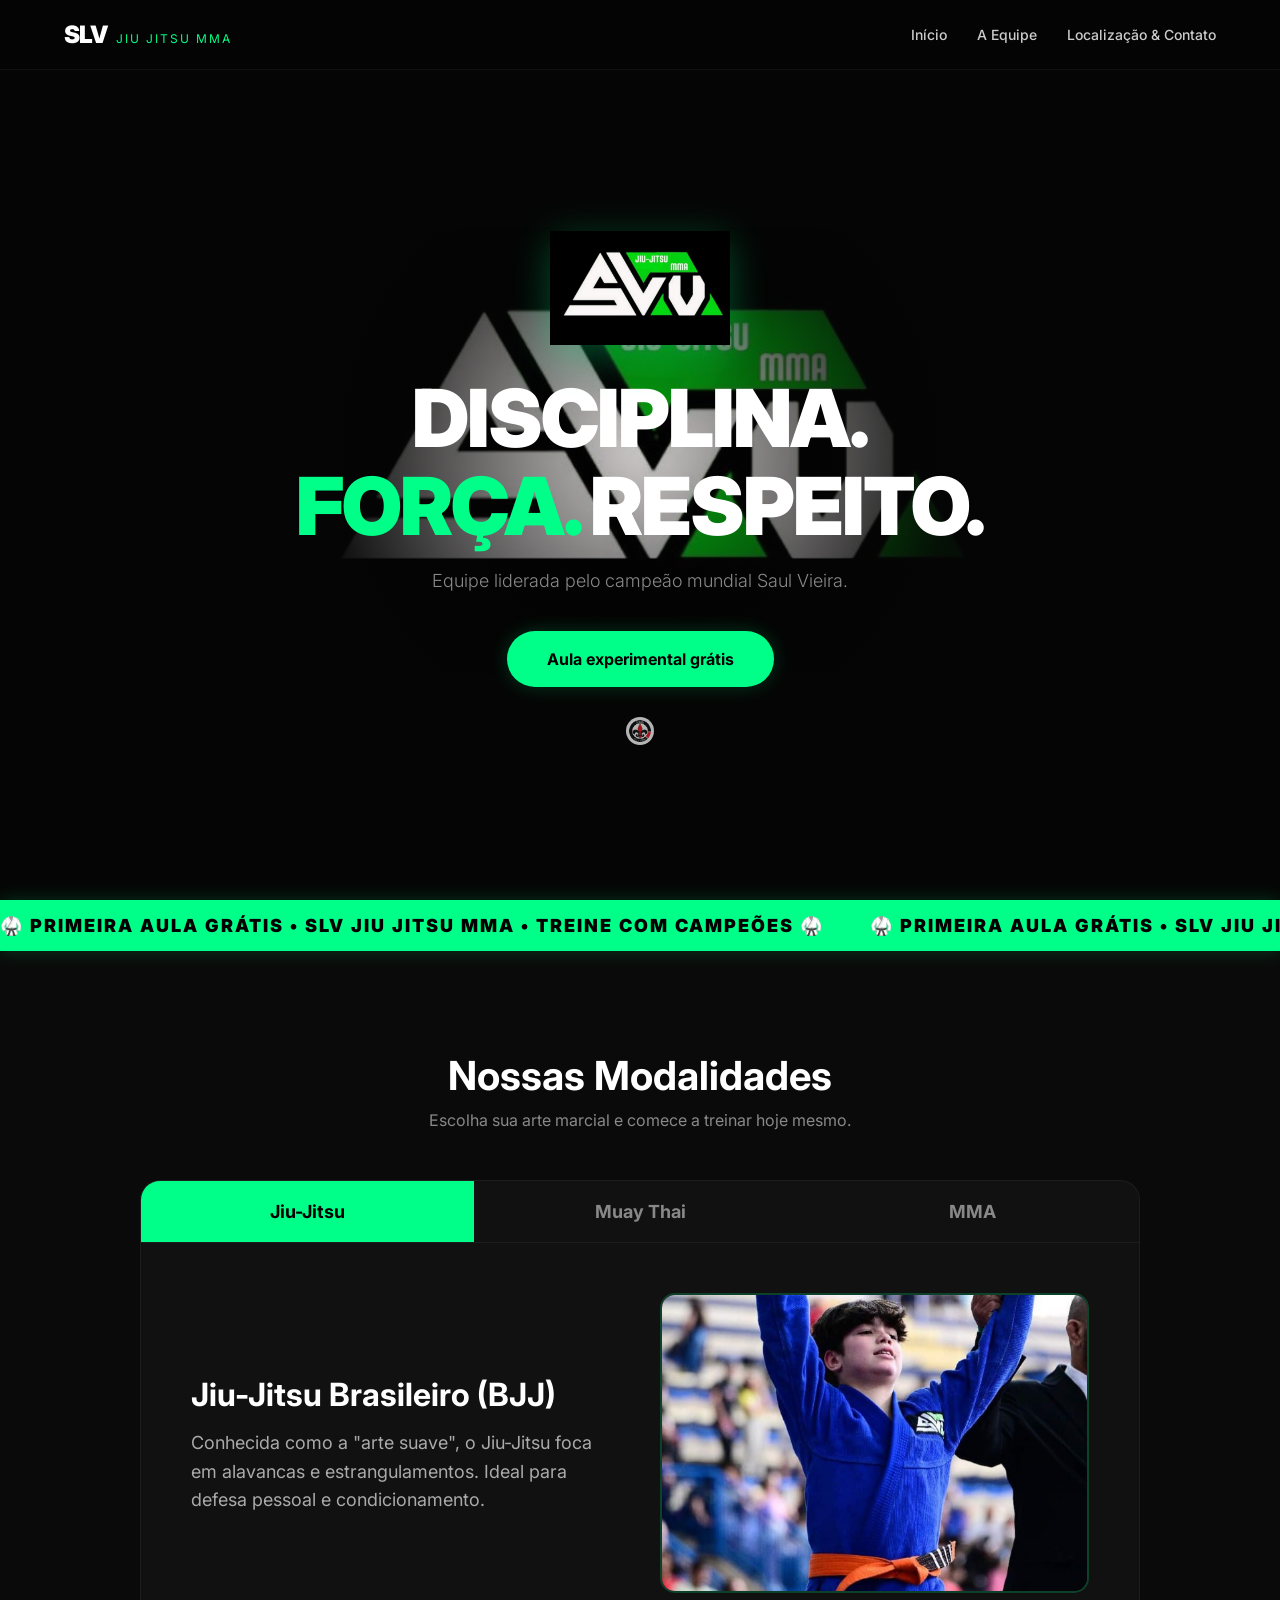
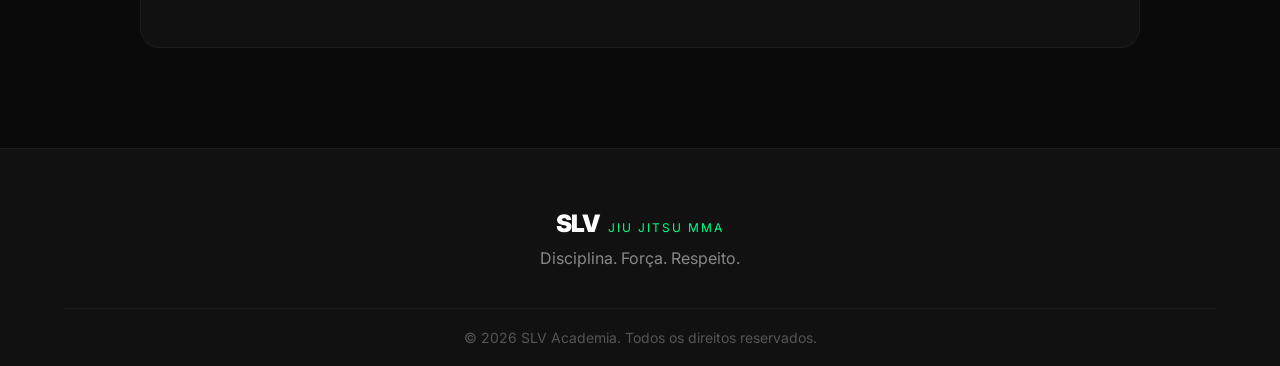
<file: index.html>
<!DOCTYPE html>
<html lang="pt-BR">
<head>
  <meta charset="UTF-8">
  <meta name="viewport" content="width=device-width, initial-scale=1.0">
  <title>Início | SLV Jiu-Jitsu MMA</title>
  <meta property="og:title" content="SLV Jiu-Jitsu MMA | Treine com Campeões">
  <meta property="og:description" content="Transforme sua vida através das artes marciais. Jiu-Jitsu, Muay Thai e MMA em Campinas. Agende sua aula experimental grátis!">
  <meta property="og:image" content="images/mestre.jpg">
  <meta property="og:type" content="website">
  <meta name="theme-color" content="#00ff88">
  <link rel="icon" type="image/favicon.jpg" href="images/favicon.jpg">
  <link href="https://fonts.googleapis.com/css2?family=Inter:wght@300;400;700;900&display=swap" rel="stylesheet">
  <link rel="stylesheet" href="style.css">
</head>
<body>

  <div class="preloader" id="preloader"><div class="logo-pulse">SLV <span>JIU JITSU MMA</span></div></div>
 
  <header class="nav">
    <div class="logo">SLV <span>JIU JITSU MMA</span></div>
    <div class="hamburger" id="hamburger" onclick="toggleMenu()">
      <span></span><span></span><span></span>
    </div>
    <nav id="nav-links">
      <a href="index.html">Início</a>
      <a href="equipe.html">A Equipe</a>
      <a href="contato.html">Localização & Contato</a>
    </nav>
  </header>

 <section class="hero" id="home">
    <div class="hero-content reveal">
      
      <img src="images/favicon.jpg" alt="Logo SLV" class="hero-logo-main">

      <h1>DISCIPLINA.<br><span>FORÇA.</span> RESPEITO.</h1>
      <p>Equipe liderada pelo campeão mundial Saul Vieira.</p>
      <button onclick="window.location.href='contato.html'" class="btn-glow">Aula experimental grátis</button>
      <br>
      <div class="fide-badge">
        <img src="images/fide.png" alt="Logo FIDE BJJ">
      </div>
    </div>
  </section>

  <div class="marquee-container">
    <div class="marquee-content">
      <span>🥋 PRIMEIRA AULA GRÁTIS • SLV JIU JITSU MMA • TREINE COM CAMPEÕES 🥋</span>
      <span>🥋 PRIMEIRA AULA GRÁTIS • SLV JIU JITSU MMA • TREINE COM CAMPEÕES 🥋</span>
      <span>🥋 PRIMEIRA AULA GRÁTIS • SLV JIU JITSU MMA • TREINE COM CAMPEÕES 🥋</span>
    </div>
  </div>

  <section class="modalidades" id="modalidades">
    <h2 class="reveal">Nossas Modalidades</h2>
    <p class="subtitle reveal">Escolha sua arte marcial e comece a treinar hoje mesmo.</p>
    <div class="tabs-container reveal delay-1">
      <div class="tab-buttons">
        <button class="tab-btn active" onclick="openTab(event, 'jj')">Jiu-Jitsu</button>
        <button class="tab-btn" onclick="openTab(event, 'mt')">Muay Thai</button>
        <button class="tab-btn" onclick="openTab(event, 'mma')">MMA</button>
      </div>
      <div class="tab-content active" id="jj">
        <div class="tab-text">
          <h3>Jiu-Jitsu Brasileiro (BJJ)</h3>
          <p>Conhecida como a "arte suave", o Jiu-Jitsu foca em alavancas e estrangulamentos. Ideal para defesa pessoal e condicionamento.</p>
        </div>
        <div class="tab-img"><img src="images/campeao1.jpg" alt="Jiu-Jitsu"></div>
      </div>
      <div class="tab-content" id="mt">
        <div class="tab-text">
          <h3>Muay Thai</h3>
          <p>A "arte das oito armas". Foco em trocação poderosa. Excelente para queima de calorias e agilidade.</p>
        </div>
        <div class="tab-img"><img src="images/muaythai.jpg" alt="Muay Thai"></div>
      </div>
      <div class="tab-content" id="mma">
        <div class="tab-text">
          <h3>Artes Marciais Mistas (MMA)</h3>
          <p>A combinação perfeita de quedas, trocação e luta de solo. Treinamento de alta intensidade para quem quer ir além.</p>
        </div>
        <div class="tab-img"><img src="images/mma.jpg" alt="MMA"></div>
      </div>
    </div>
  </section>

  <footer>
    <div class="footer-content">
      <div class="logo">SLV <span>JIU JITSU MMA</span></div>
      <p>Disciplina. Força. Respeito.</p>
    </div>
    <div class="footer-bottom"><p>&copy; 2026 SLV Academia. Todos os direitos reservados.</p></div>
  </footer>

  <script src="script.js"></script>
</body>
</html>
</file>
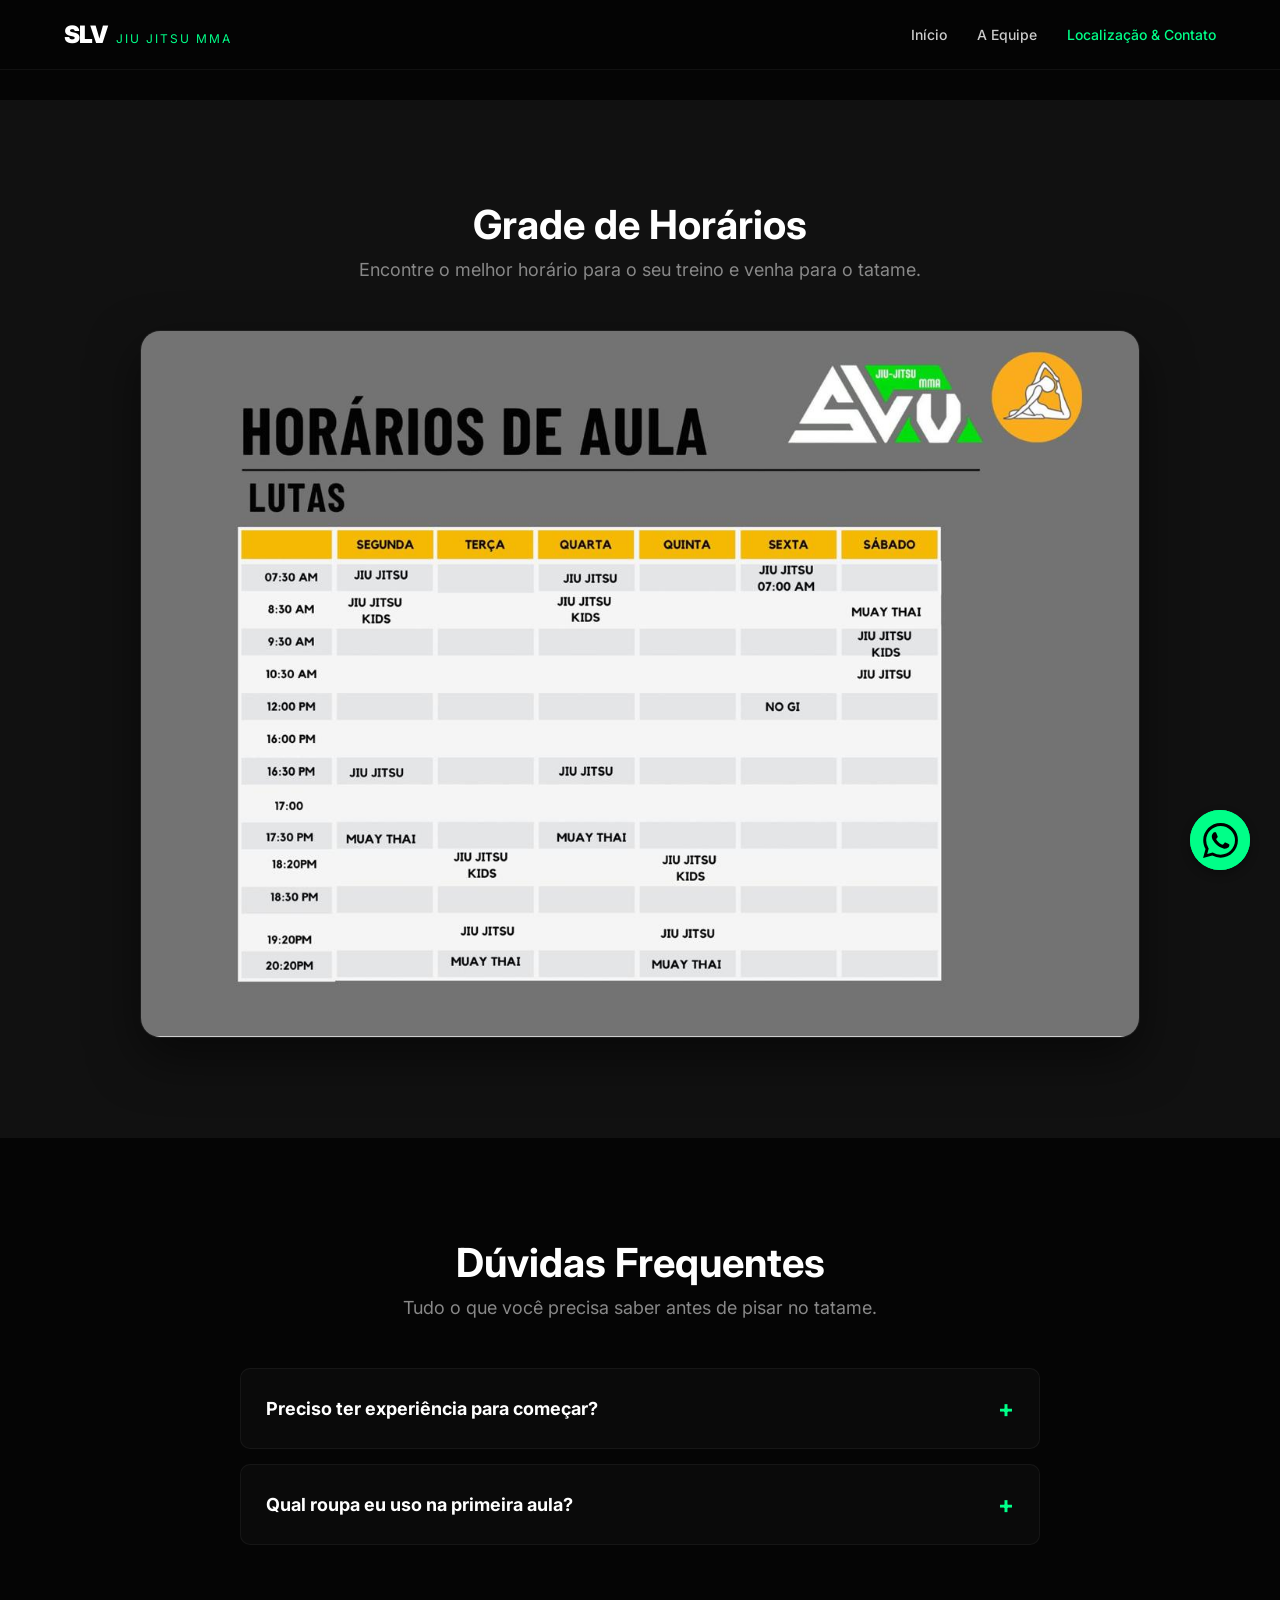
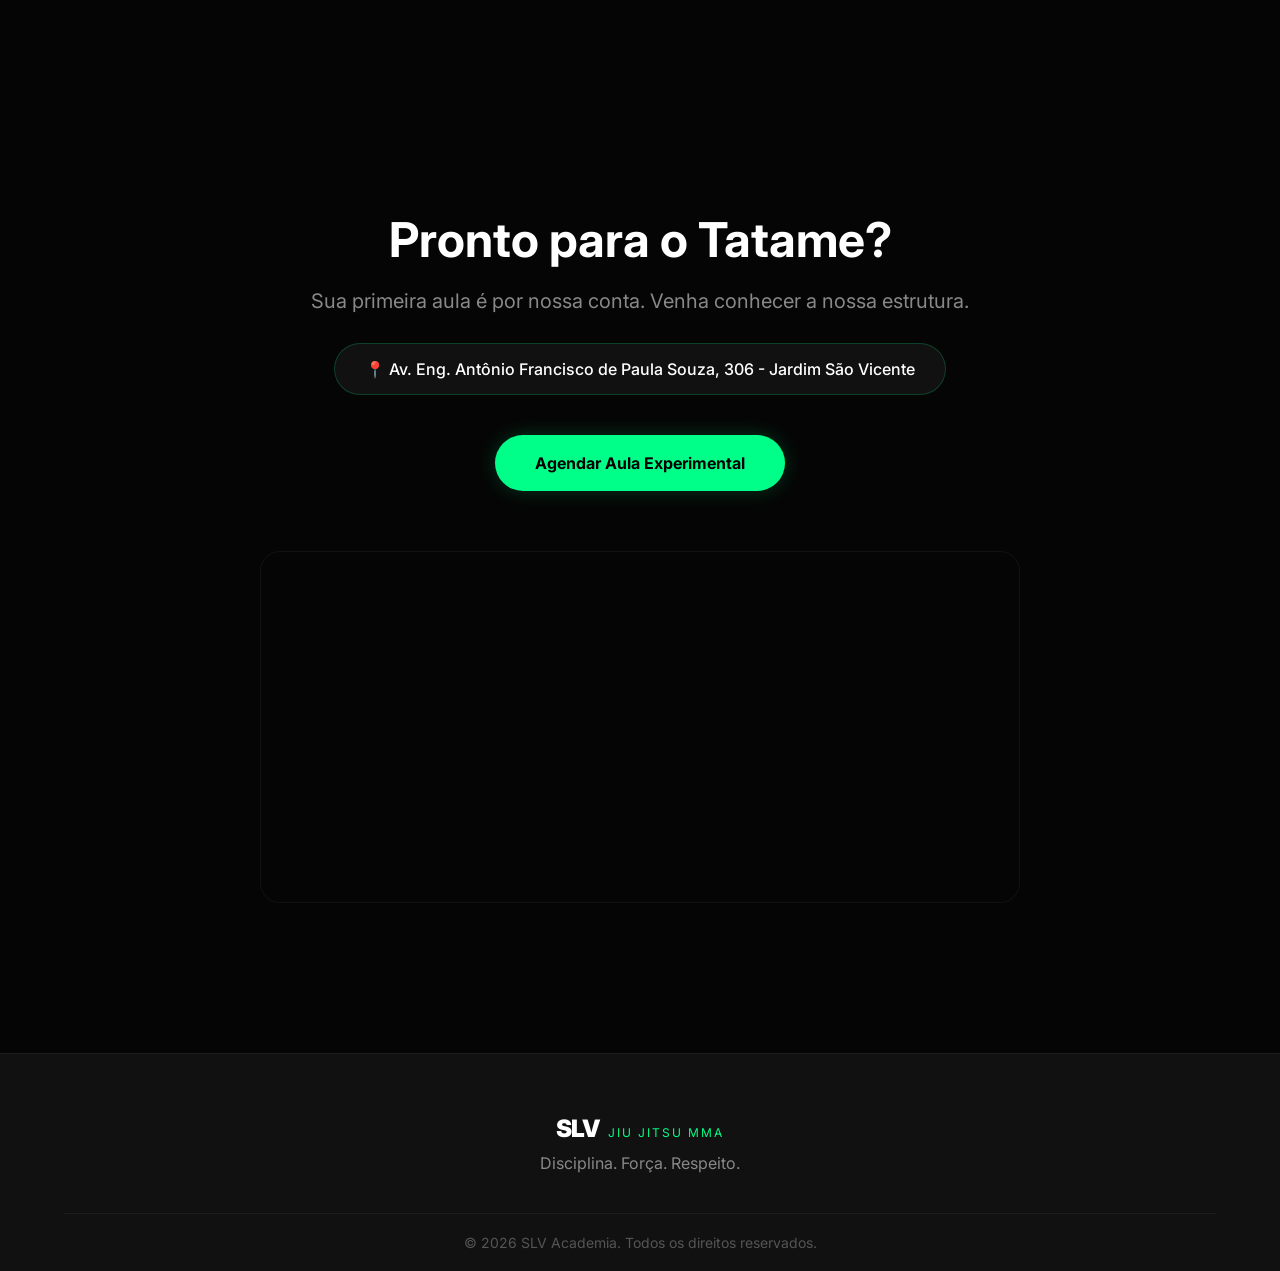
<file: contato.html>
<!DOCTYPE html>
<html lang="pt-BR">
<head>
  <meta charset="UTF-8">
  <meta name="viewport" content="width=device-width, initial-scale=1.0">
  <title>Contato | SLV Jiu-Jitsu MMA</title>
  <link rel="icon" type="image/favicon.jpg" href="images/favicon.jpg    ">
  <link href="https://fonts.googleapis.com/css2?family=Inter:wght@300;400;700;900&display=swap" rel="stylesheet">
  <link rel="stylesheet" href="style.css">
</head>
<body style="padding-top: 100px;">


  <header class="nav">
    <div class="logo">SLV <span>JIU JITSU MMA</span></div>
    <div class="hamburger" id="hamburger" onclick="toggleMenu()">
      <span></span><span></span><span></span>
    </div>
    <nav id="nav-links">
      <a href="index.html">Início</a>
      <a href="equipe.html">A Equipe</a>
      <a href="contato.html" style="color: var(--green);">Localização & Contato</a> </nav>
  </header>

  <section class="horarios" id="horarios">
    <h2 class="reveal">Grade de Horários</h2>
    <p class="subtitle reveal">Encontre o melhor horário para o seu treino e venha para o tatame.</p>
    <div class="horarios-img reveal delay-1">
      <img src="images/grade-horarios.jpg" alt="Grade de Horários">
    </div>
  </section>

  <section class="faq" id="faq">
    <h2 class="reveal">Dúvidas Frequentes</h2>
    <p class="subtitle reveal">Tudo o que você precisa saber antes de pisar no tatame.</p>
    <div class="faq-container reveal delay-1">
      <div class="faq-item">
        <button class="faq-question">Preciso ter experiência para começar? <span class="icon">+</span></button>
        <div class="faq-answer"><p>Nenhuma! Nossas turmas são preparadas para receber alunos totalmente do zero.</p></div>
      </div>
      <div class="faq-item">
        <button class="faq-question">Qual roupa eu uso na primeira aula? <span class="icon">+</span></button>
        <div class="faq-answer"><p>Venha com roupas leves de academia. Nós te ajudamos com o resto na primeira aula!</p></div>
      </div>
    </div>
  </section>

  <section class="cta reveal" id="contato">
    <h2>Pronto para o Tatame?</h2>
    <p>Sua primeira aula é por nossa conta. Venha conhecer a nossa estrutura.</p>
    <div class="endereco">📍 Av. Eng. Antônio Francisco de Paula Souza, 306 - Jardim São Vicente</div>
    <br>
    <a href="https://wa.me/5519994123493?text=Olá!%20Gostaria%20de%20agendar%20uma%20aula%20experimental%20na%20SLV!" target="_blank" class="btn-whats">Agendar Aula Experimental</a>
    <div class="map-container reveal delay-1">
      <iframe src="https://maps.google.com/maps?q=Av.%20Eng.%20Ant%C3%B4nio%20Francisco%20de%20Paula%20Souza,%20306%20-%20Jardim%20S%C3%A3o%20Vicente,%20Campinas&t=&z=15&ie=UTF8&iwloc=&output=embed" width="100%" height="350" style="border:0;" allowfullscreen="" loading="lazy"></iframe>
    </div>
  </section>

  <a href="https://wa.me/555519994123493?text=Olá!" target="_blank" class="whats-float">
    <svg viewBox="0 0 24 24" width="35" height="35" fill="currentColor"><path d="M17.472 14.382c-.297-.149-1.758-.867-2.03-.967-.273-.099-.471-.148-.67.15-.197.297-.767.966-.94 1.164-.173.199-.347.223-.644.075-.297-.15-1.255-.463-2.39-1.475-.883-.788-1.48-1.761-1.653-2.059-.173-.297-.018-.458.13-.606.134-.133.298-.347.446-.52.149-.174.198-.298.298-.497.099-.198.05-.371-.025-.52-.075-.149-.669-1.612-.916-2.207-.242-.579-.487-.5-.669-.51a12.8 12.8 0 0 0-.57-.01c-.198 0-.52.074-.792.372-.272.297-1.04 1.016-1.04 2.479 0 1.462 1.065 2.875 1.213 3.074.149.198 2.096 3.2 5.077 4.487.709.306 1.262.489 1.694.625.712.227 1.36.195 1.871.118.571-.085 1.758-.719 2.006-1.413.248-.694.248-1.289.173-1.413-.074-.124-.272-.198-.57-.347m-5.421 7.403h-.004a9.87 9.87 0 0 1-5.031-1.378l-.361-.214-3.741.982.998-3.648-.235-.374a9.86 9.86 0 0 1-1.51-5.26c.001-5.45 4.436-9.884 9.888-9.884 2.64 0 5.122 1.03 6.988 2.898a9.825 9.825 0 0 1 2.893 6.994c-.003 5.45-4.437 9.884-9.885 9.884m8.413-18.297A11.815 11.815 0 0 0 12.05 0C5.495 0 .16 5.335.157 11.892c0 2.096.547 4.142 1.588 5.945L.057 24l6.305-1.654a11.882 11.882 0 0 0 5.683 1.448h.005c6.554 0 11.89-5.335 11.893-11.893a11.821 11.821 0 0 0-3.48-8.413Z"/></svg>
  </a>

  <footer>
    <div class="footer-content">
      <div class="logo">SLV <span>JIU JITSU MMA</span></div>
      <p>Disciplina. Força. Respeito.</p>
    </div>
    <div class="footer-bottom"><p>&copy; 2026 SLV Academia. Todos os direitos reservados.</p></div>
  </footer>

  <script src="script.js"></script>
</body>
</html>
</file>
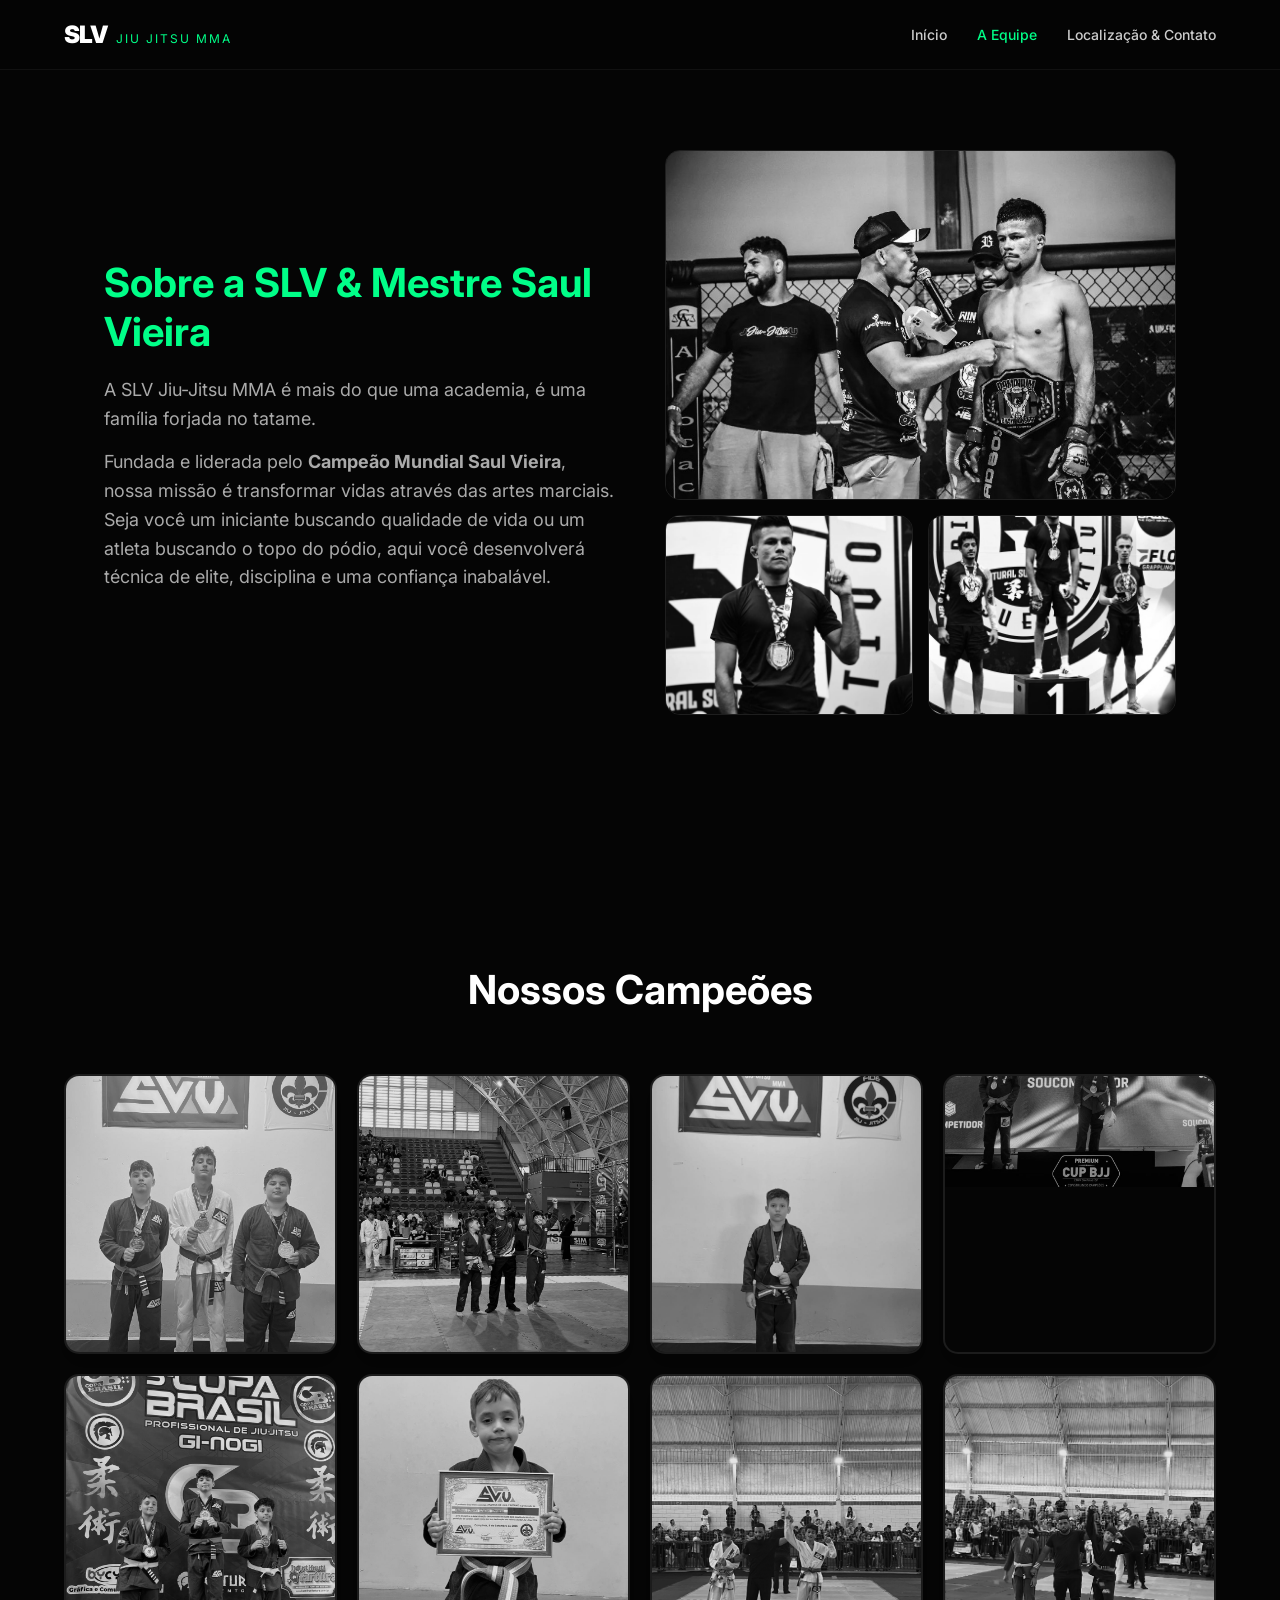
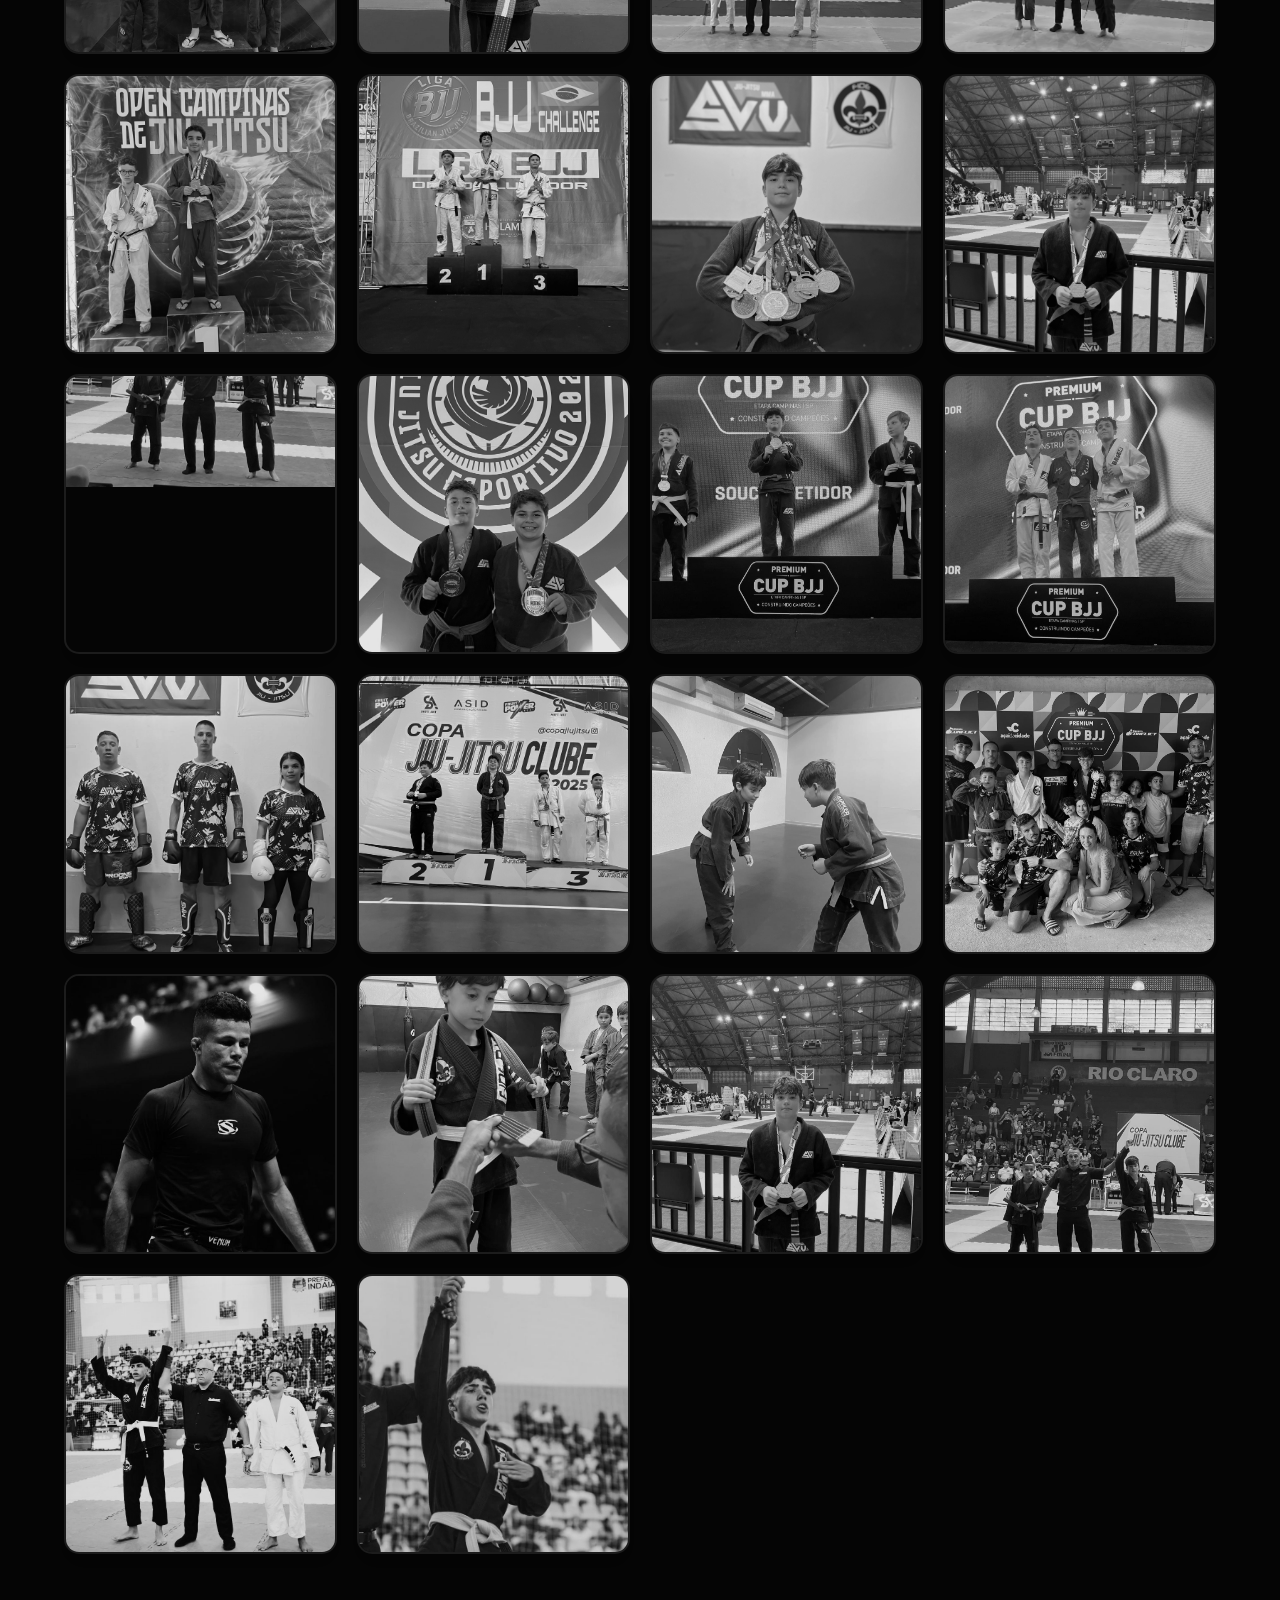
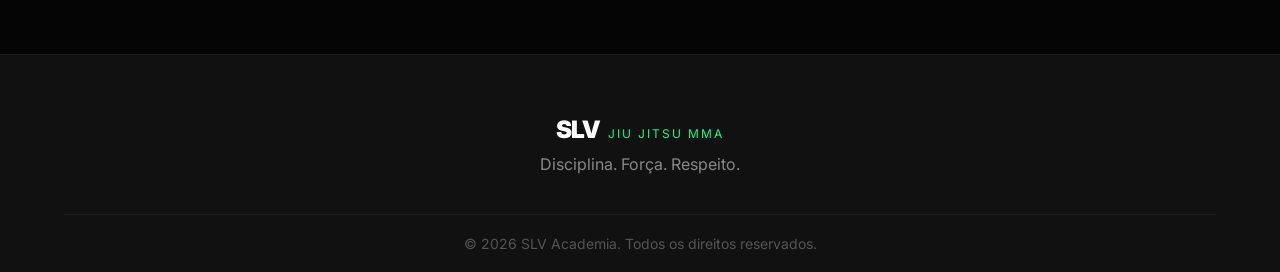
<file: equipe.html>
<!DOCTYPE html>
<html lang="pt-BR">
<head>
  <meta charset="UTF-8">
  <meta name="viewport" content="width=device-width, initial-scale=1.0">
  <title>A Equipe | SLV Jiu-Jitsu MMA</title>
  <link rel="icon" type="image/favicon.jpg" href="images/favicon.jpg">
  <link href="https://fonts.googleapis.com/css2?family=Inter:wght@300;400;700;900&display=swap" rel="stylesheet">
  <link rel="stylesheet" href="style.css">
</head>
<body></body>
  <header class="nav">
    <div class="logo">SLV <span>JIU JITSU MMA</span></div>
    <div class="hamburger" id="hamburger" onclick="toggleMenu()">
      <span></span><span></span><span></span>
    </div>
    <nav id="nav-links">
      <a href="index.html">Início</a>
      <a href="equipe.html" style="color: var(--green);">A Equipe</a> <a href="contato.html">Localização & Contato</a>
    </nav>
  </header>

  <section class="sobre" id="sobre">
    <div class="sobre-text reveal">
      <h2>Sobre a SLV & Mestre Saul Vieira</h2>
      <p>A SLV Jiu-Jitsu MMA é mais do que uma academia, é uma família forjada no tatame.</p>
      <p>Fundada e liderada pelo <strong>Campeão Mundial Saul Vieira</strong>, nossa missão é transformar vidas através das artes marciais. Seja você um iniciante buscando qualidade de vida ou um atleta buscando o topo do pódio, aqui você desenvolverá técnica de elite, disciplina e uma confiança inabalável.</p>
    </div>
    <div class="sobre-img-grid reveal">
      <img src="images/mestre.jpg" alt="Mestre Saul Vieira" class="main-img">
      <img src="images/mestre-comp1.jpg" alt="Mestre em Competição 1" class="sub-img">
      <img src="images/mestre-comp2.jpg" alt="Mestre em Competição 2" class="sub-img">
    </div>
  </section>

  <section class="champions" id="campeoes">
    <h2 class="reveal">Nossos Campeões</h2>
    <div class="floating-gallery">
      <img src="images/aluno1.jpg" alt="Aluno 1">
      <img src="images/aluno2.jpg" alt="Aluno 2">
      <img src="images/aluno3.jpg" alt="Aluno 3">
      <img src="images/aluno4.jpg" alt="Aluno 4">
      <img src="images/aluno5.jpg" alt="Aluno 5">
      <img src="images/aluno6.jpg" alt="Aluno 6">
      <img src="images/aluno7.jpg" alt="Aluno 7">
      <img src="images/aluno8.jpg" alt="Aluno 8">
      <img src="images/aluno9.jpg" alt="Aluno 9">
      <img src="images/aluno10.jpg" alt="Aluno 10">
      <img src="images/aluno11.jpg" alt="Aluno 11">
      <img src="images/aluno12.jpg" alt="Aluno 12">
      <img src="images/aluno13.jpg" alt="Aluno 13">
      <img src="images/aluno14.jpg" alt="Aluno 14">
      <img src="images/aluno15.jpg" alt="Aluno 15">
      <img src="images/aluno16.jpg" alt="Aluno 16">
      <img src="images/foto1.jpg" alt="Foto 1">
      <img src="images/foto2.jpg" alt="Foto 2">
      <img src="images/foto3.jpg" alt="Foto 3">
      <img src="images/foto4.jpg" alt="Foto 4">
      <img src="images/foto5.jpg" alt="Foto 5">
      <img src="images/foto6.jpg" alt="Foto 6">
      <img src="images/foto7.jpg" alt="Foto 7">
      <img src="images/foto8.jpg" alt="Foto 8">
      <img src="images/foto9.jpg" alt="Foto 9">
      <img src="images/foto10.jpg" alt="Foto 10">
    </div>
  </section>

  <footer>
    <div class="footer-content">
      <div class="logo">SLV <span>JIU JITSU MMA</span></div>
      <p>Disciplina. Força. Respeito.</p>
    </div>
    <div class="footer-bottom"><p>&copy; 2026 SLV Academia. Todos os direitos reservados.</p></div>
  </footer>

  <script src="script.js"></script>
</body>
</html>
</file>
<file: style.css>
/* RESET GERAL */
* {
  margin: 0;
  padding: 0;
  box-sizing: border-box;
  font-family: 'Inter', sans-serif;
  scroll-behavior: smooth;
}

body {
  background-color: #050505;
  color: #ffffff;
  overflow-x: hidden;
}

:root {
  --green: #00ff88;
  --dark-gray: #111111;
}

/* NAVBAR */
.nav {
  position: fixed;
  top: 0;
  width: 100%;
  display: flex;
  justify-content: space-between;
  align-items: center;
  padding: 20px 5%;
  background: rgba(5, 5, 5, 0.7);
  backdrop-filter: blur(15px);
  z-index: 1000;
  border-bottom: 1px solid rgba(255, 255, 255, 0.05);
}

.logo { font-size: 24px; font-weight: 900; letter-spacing: -1px; }
.logo span { font-size: 12px; font-weight: 400; color: var(--green); letter-spacing: 2px; margin-left: 5px; }

nav { display: flex; }
nav a { color: #ccc; text-decoration: none; margin-left: 30px; font-size: 14px; font-weight: 500; transition: color 0.3s; cursor: pointer; }
nav a:hover { color: var(--green); }

/* MENU HAMBÚRGUER (Invisível no PC) */
.hamburger {
  display: none;
  flex-direction: column;
  gap: 6px;
  cursor: pointer;
  z-index: 1001;
}
.hamburger span { width: 30px; height: 3px; background: #fff; border-radius: 3px; transition: 0.4s; }

/* HERO SECTION (Com o fundo "Fade" perfeito) */
.hero {
  min-height: 100vh;
  display: flex;
  align-items: center;
  justify-content: center;
  text-align: center;
  padding: 120px 20px 40px 20px;
  /* O SEGREDO DO FADE CORRIGIDO (Centro mais transparente) */
  background: 
    radial-gradient(circle at center, rgba(5, 5, 5, 0.2) 0%, rgba(5, 5, 5, 0.95) 55%, #050505 100%),
    url('images/favicon.jpg');
  background-position: center;
  background-repeat: no-repeat;
  background-size: 55%;
}
.hero h1 { font-size: clamp(40px, 8vw, 80px); font-weight: 900; line-height: 1.1; letter-spacing: -2px; margin-bottom: 20px; }
.hero h1 span { color: var(--green); }
.hero p { font-size: 18px; color: #888; margin-bottom: 40px; font-weight: 300; }

/* BOTÕES */
.btn-glow, .btn-whats {
  background: var(--green); color: #000; border: none; padding: 18px 40px; font-size: 16px; font-weight: 700; border-radius: 50px; cursor: pointer; text-decoration: none; display: inline-block; transition: all 0.4s ease; box-shadow: 0 0 20px rgba(0, 255, 136, 0.2);
}
.btn-glow:hover, .btn-whats:hover { transform: translateY(-5px); box-shadow: 0 10px 40px rgba(0, 255, 136, 0.5); background: #00e67a; }

/* SOBRE */
.sobre { padding: 150px 5%; display: flex; align-items: center; justify-content: space-between; gap: 50px; max-width: 1200px; margin: 0 auto; }
.sobre-text { flex: 1; }
.sobre-text h2 { font-size: 40px; margin-bottom: 20px; color: var(--green); }
.sobre-text p { font-size: 18px; color: #aaa; line-height: 1.6; margin-bottom: 15px; }
.sobre-img { flex: 1; }
.sobre-img img { width: 100%; border-radius: 20px; filter: grayscale(100%); transition: 0.5s; }
.sobre-img img:hover { filter: grayscale(0%); box-shadow: 0 20px 60px rgba(0, 255, 136, 0.15); }

/* --- SEÇÃO: MODALIDADES (ABAS) --- */
.modalidades { padding: 100px 5%; background: #0a0a0a; text-align: center; }
.modalidades h2 { font-size: 40px; margin-bottom: 10px; }
.modalidades .subtitle { color: #888; margin-bottom: 50px; }

.tabs-container { max-width: 1000px; margin: 0 auto; background: var(--dark-gray); border-radius: 20px; overflow: hidden; border: 1px solid rgba(255, 255, 255, 0.05); text-align: left; }
.tab-buttons { display: flex; border-bottom: 1px solid rgba(255, 255, 255, 0.05); }
.tab-btn { flex: 1; background: transparent; color: #888; border: none; padding: 20px; font-size: 18px; font-weight: 700; cursor: pointer; transition: 0.3s; }
.tab-btn:hover { color: #fff; background: rgba(255, 255, 255, 0.02); }
.tab-btn.active { color: #000; background: var(--green); }

.tab-content { display: none; padding: 50px; gap: 40px; align-items: center; }
.tab-content.active { display: flex; animation: fadeEffect 0.6s; }
@keyframes fadeEffect { from { opacity: 0; transform: translateY(10px); } to { opacity: 1; transform: translateY(0); } }

.tab-text { flex: 1; }
.tab-text h3 { font-size: 32px; color: #fff; margin-bottom: 15px; }
.tab-text p { color: #aaa; line-height: 1.6; font-size: 18px; }
.tab-img { flex: 1; }
.tab-img img { width: 100%; height: 300px; object-fit: cover; border-radius: 15px; border: 2px solid rgba(0, 255, 136, 0.2); }


#mt .tab-img img { object-position: top; }

/* CAMPEÕES */
.champions { padding: 100px 5%; text-align: center; background: #050505; }
.champions h2 { font-size: 40px; margin-bottom: 60px; color: #fff; }
.floating-gallery { display: flex; justify-content: center; gap: 30px; flex-wrap: wrap; max-width: 1200px; margin: 0 auto; }
.floating-gallery img { width: 280px; height: 380px; object-fit: cover; border-radius: 15px; filter: grayscale(100%) brightness(0.9); border: 2px solid rgba(255, 255, 255, 0.1); transition: all 0.4s ease; box-shadow: 0 10px 20px rgba(0, 0, 0, 0.3); }
.floating-gallery img:hover { filter: grayscale(0%) brightness(1); border-color: var(--green); transform: translateY(-10px) scale(1.02); box-shadow: 0 20px 40px rgba(0, 255, 136, 0.3); z-index: 10; }
.floating-gallery img:nth-child(even) { transform: translateY(-40px); }

/* --- NOVA SEÇÃO: HORÁRIOS --- */
.horarios {
  padding: 100px 5%;
  background: var(--dark-gray);
  text-align: center;
}
.horarios h2 { font-size: 40px; margin-bottom: 10px; color: #fff; }
.horarios .subtitle { color: #888; margin-bottom: 50px; font-size: 18px; }

.horarios-img {
  max-width: 1000px;
  margin: 0 auto;
  border-radius: 20px;
  overflow: hidden;
  box-shadow: 0 20px 50px rgba(0,0,0,0.5);
  border: 1px solid rgba(255,255,255,0.05);
}
.horarios-img img {
  width: 100%;
  height: auto;
  display: block;
}

/* --- NOVA SEÇÃO: FAQ (DÚVIDAS FREQUENTES) --- */
.faq {
  padding: 100px 5%;
  background: #050505;
  text-align: center;
}
.faq h2 { font-size: 40px; margin-bottom: 10px; color: #fff; }
.faq .subtitle { color: #888; margin-bottom: 50px; font-size: 18px; }

.faq-container {
  max-width: 800px;
  margin: 0 auto;
  text-align: left;
}

.faq-item {
  background: #0a0a0a;
  border: 1px solid rgba(255,255,255,0.05);
  margin-bottom: 15px;
  border-radius: 10px;
  overflow: hidden;
}

.faq-question {
  width: 100%;
  background: transparent;
  color: #fff;
  border: none;
  padding: 25px;
  font-size: 18px;
  font-weight: 700;
  text-align: left;
  cursor: pointer;
  display: flex;
  justify-content: space-between;
  align-items: center;
  transition: 0.3s;
}
.faq-question:hover { color: var(--green); }
.faq-question .icon { font-size: 24px; color: var(--green); transition: transform 0.3s; }

.faq-question.active .icon { transform: rotate(45deg); color: #fff; }

.faq-answer {
  max-height: 0;
  overflow: hidden;
  transition: max-height 0.4s ease-out;
  background: #111;
}
.faq-answer p {
  padding: 0 25px 25px 25px;
  color: #aaa;
  line-height: 1.6;
}


.cta { padding: 150px 20px; text-align: center; max-width: 800px; margin: 0 auto; }
.cta h2 { font-size: 48px; margin-bottom: 20px; }
.cta p { color: #888; font-size: 20px; margin-bottom: 30px; }
.endereco { display: inline-block; background: rgba(255, 255, 255, 0.05); padding: 15px 30px; border-radius: 50px; border: 1px solid rgba(0, 255, 136, 0.2); color: #fff; font-size: 16px; font-weight: 500; margin-bottom: 40px; }


footer { background: var(--dark-gray); padding: 60px 5% 20px 5%; text-align: center; border-top: 1px solid rgba(255,255,255,0.05); }
.footer-content { margin-bottom: 40px; }
.footer-content .logo { margin-bottom: 10px; }
.footer-content p { color: #888; }
.footer-bottom { border-top: 1px solid rgba(255,255,255,0.05); padding-top: 20px; color: #555; font-size: 14px; }


.reveal { opacity: 0; transform: translateY(50px); transition: all 0.8s ease-out; }
.reveal.active { opacity: 1; transform: translateY(0); }
.delay-1 { transition-delay: 0.1s; }
.delay-2 { transition-delay: 0.2s; }
.delay-3 { transition-delay: 0.3s; }
.delay-4 { transition-delay: 0.4s; }


.preloader {
  position: fixed; top: 0; left: 0; width: 100%; height: 100%;
  background: #050505;
  display: flex; justify-content: center; align-items: center;
  z-index: 9999;
  transition: opacity 0.8s ease, visibility 0.8s ease;
}
.preloader.hide { opacity: 0; visibility: hidden; }

.logo-pulse { font-size: 32px; font-weight: 900; letter-spacing: -1px; animation: pulse 1.5s infinite alternate; }
.logo-pulse span { font-size: 16px; font-weight: 400; color: var(--green); letter-spacing: 2px; margin-left: 5px; }

@keyframes pulse { 
  0% { transform: scale(0.9); text-shadow: 0 0 10px rgba(0,255,136,0.2); } 
  100% { transform: scale(1.1); text-shadow: 0 0 30px rgba(0,255,136,0.8); } 
}


.map-container { 
  margin-top: 60px; border-radius: 20px; overflow: hidden; 
  border: 1px solid rgba(255,255,255,0.05); 
}
.map-container iframe {
  width: 100%; display: block;
 
  filter: invert(90%) hue-rotate(180deg) grayscale(30%) contrast(110%);
}


.whats-float {
  position: fixed; bottom: 30px; right: 30px;
  background-color: var(--green); color: #000;
  border-radius: 50%; width: 60px; height: 60px;
  display: flex; justify-content: center; align-items: center;
  z-index: 1000; box-shadow: 0 4px 10px rgba(0,0,0,0.3);
  transition: 0.3s;
}
.whats-float:hover { transform: scale(1.1); }


.whats-float::before {
  content: ''; position: absolute; top: 0; left: 0; width: 100%; height: 100%;
  background-color: var(--green); border-radius: 50%; z-index: -1;
  animation: ping 2s infinite;
}
@keyframes ping {
  0% { transform: scale(1); opacity: 0.8; }
  100% { transform: scale(1.6); opacity: 0; }
}



.cursor-glow {
  position: fixed;
  top: 0; left: 0;
  width: 500px; height: 500px;

  background: radial-gradient(circle, rgba(0, 255, 136, 0.08) 0%, rgba(0, 0, 0, 0) 70%);
  border-radius: 50%;
  transform: translate(-50%, -50%);
  pointer-events: none; 
  z-index: 999;
  mix-blend-mode: screen; 
}


.marquee-container {
  width: 100%;
  background: var(--green); 
  color: #000;
  padding: 15px 0;
  overflow: hidden;
  white-space: nowrap;
  position: relative;
  z-index: 10;
  box-shadow: 0 0 20px rgba(0, 255, 136, 0.2);
}



body {
  animation: fadeInPage 0.6s ease-out;
}

@keyframes fadeInPage {
  from { opacity: 0; }
  to { opacity: 1; }
}


::-webkit-scrollbar {
  width: 12px; 
}

::-webkit-scrollbar-track {
  background: #050505; 
}

::-webkit-scrollbar-thumb {
  background: #222; 
  border-radius: 10px;
  border: 2px solid #050505;
  transition: 0.3s;
}

::-webkit-scrollbar-thumb:hover {
  background: var(--green); 
}
.marquee-content {
  display: inline-block;
  
  animation: scrollMarquee 25s linear infinite; 
  font-weight: 900;
  font-size: 18px;
  letter-spacing: 2px;
}

.marquee-content span {
  margin-right: 40px; 
}

@keyframes scrollMarquee {
  0% { transform: translateX(0); }
  100% { transform: translateX(-50%); } 
}


.floating-gallery {
  perspective: 1000px;
}

@media (max-width: 768px) {
  
  .hamburger { display: flex; }
  nav { position: fixed; top: 0; right: -100%; width: 250px; height: 100vh; background: #080808; flex-direction: column; justify-content: center; align-items: center; transition: 0.4s ease-in-out; border-left: 2px solid var(--green); }
  nav.active { right: 0; }
  nav a { margin: 25px 0; font-size: 18px; }
  

  .hamburger.active span:nth-child(1) { transform: rotate(45deg) translate(8px, 6px); }
  .hamburger.active span:nth-child(2) { opacity: 0; }
  .hamburger.active span:nth-child(3) { transform: rotate(-45deg) translate(6px, -5px); }

  /* Ajustes Gerais Mobile */
  .sobre { flex-direction: column; text-align: center; padding: 100px 5%; }
  .tab-buttons { flex-direction: column; }
  .tab-content.active { flex-direction: column; text-align: center; padding: 30px; }
  .floating-gallery img { width: 100%; max-width: 350px; height: 450px; margin-bottom: 20px; }
  .floating-gallery img:nth-child(even) { transform: translateY(0); }
  .endereco { font-size: 14px; padding: 15px; }
  .faq-question { font-size: 16px; padding: 20px; }
}

.fide-badge { 
  margin-top: 30px; 
  display: inline-flex; 
  justify-content: center;
}


.fide-badge img { 
  display: block; 
  height: 28px; 
  width: 28px; 
  object-fit: contain; 
  background-color: #ffffff; 
  padding: 3px; 
  border-radius: 50%; 
  opacity: 0.7; 
  transition: 0.3s ease;
}

.fide-badge img:hover {
  opacity: 1; 
  transform: scale(1.1);
}

.sobre-img-grid { flex: 1; display: grid; grid-template-columns: 1fr 1fr; gap: 15px; }
.sobre-img-grid img { width: 100%; object-fit: cover; border-radius: 15px; filter: grayscale(100%); transition: 0.5s; border: 1px solid rgba(255,255,255,0.1); }
.sobre-img-grid img:hover { filter: grayscale(0%); box-shadow: 0 10px 30px rgba(0, 255, 136, 0.2); border-color: var(--green); }
.sobre-img-grid .main-img { grid-column: span 2; height: 350px; }
.sobre-img-grid .sub-img { height: 200px; }


.floating-gallery { display: grid !important; grid-template-columns: repeat(auto-fit, minmax(220px, 1fr)); gap: 20px; }
.floating-gallery img { width: 100% !important; height: 280px !important; margin: 0 !important; transform: none !important; }


@media (max-width: 768px) {
  .sobre-img-grid { grid-template-columns: 1fr; }
  .sobre-img-grid .main-img { grid-column: span 1; height: 250px; }
}
.hero-logo-main {
  width: 180px; 
  margin-bottom: 25px; 
  filter: drop-shadow(0px 10px 20px rgba(0, 255, 136, 0.3)); 
}

.floating-gallery img:nth-child(4),
.floating-gallery img:nth-child(13) {

  .floating-gallery img[src="images/mestre-comp1.jpg"] {
  object-position: top !important;
    }

      .floating-gallery img[src="images/mestre-comp2.jpg"] {
  object-position: top !important;
        }

  object-position: center 300% !important; 
}
</file>
